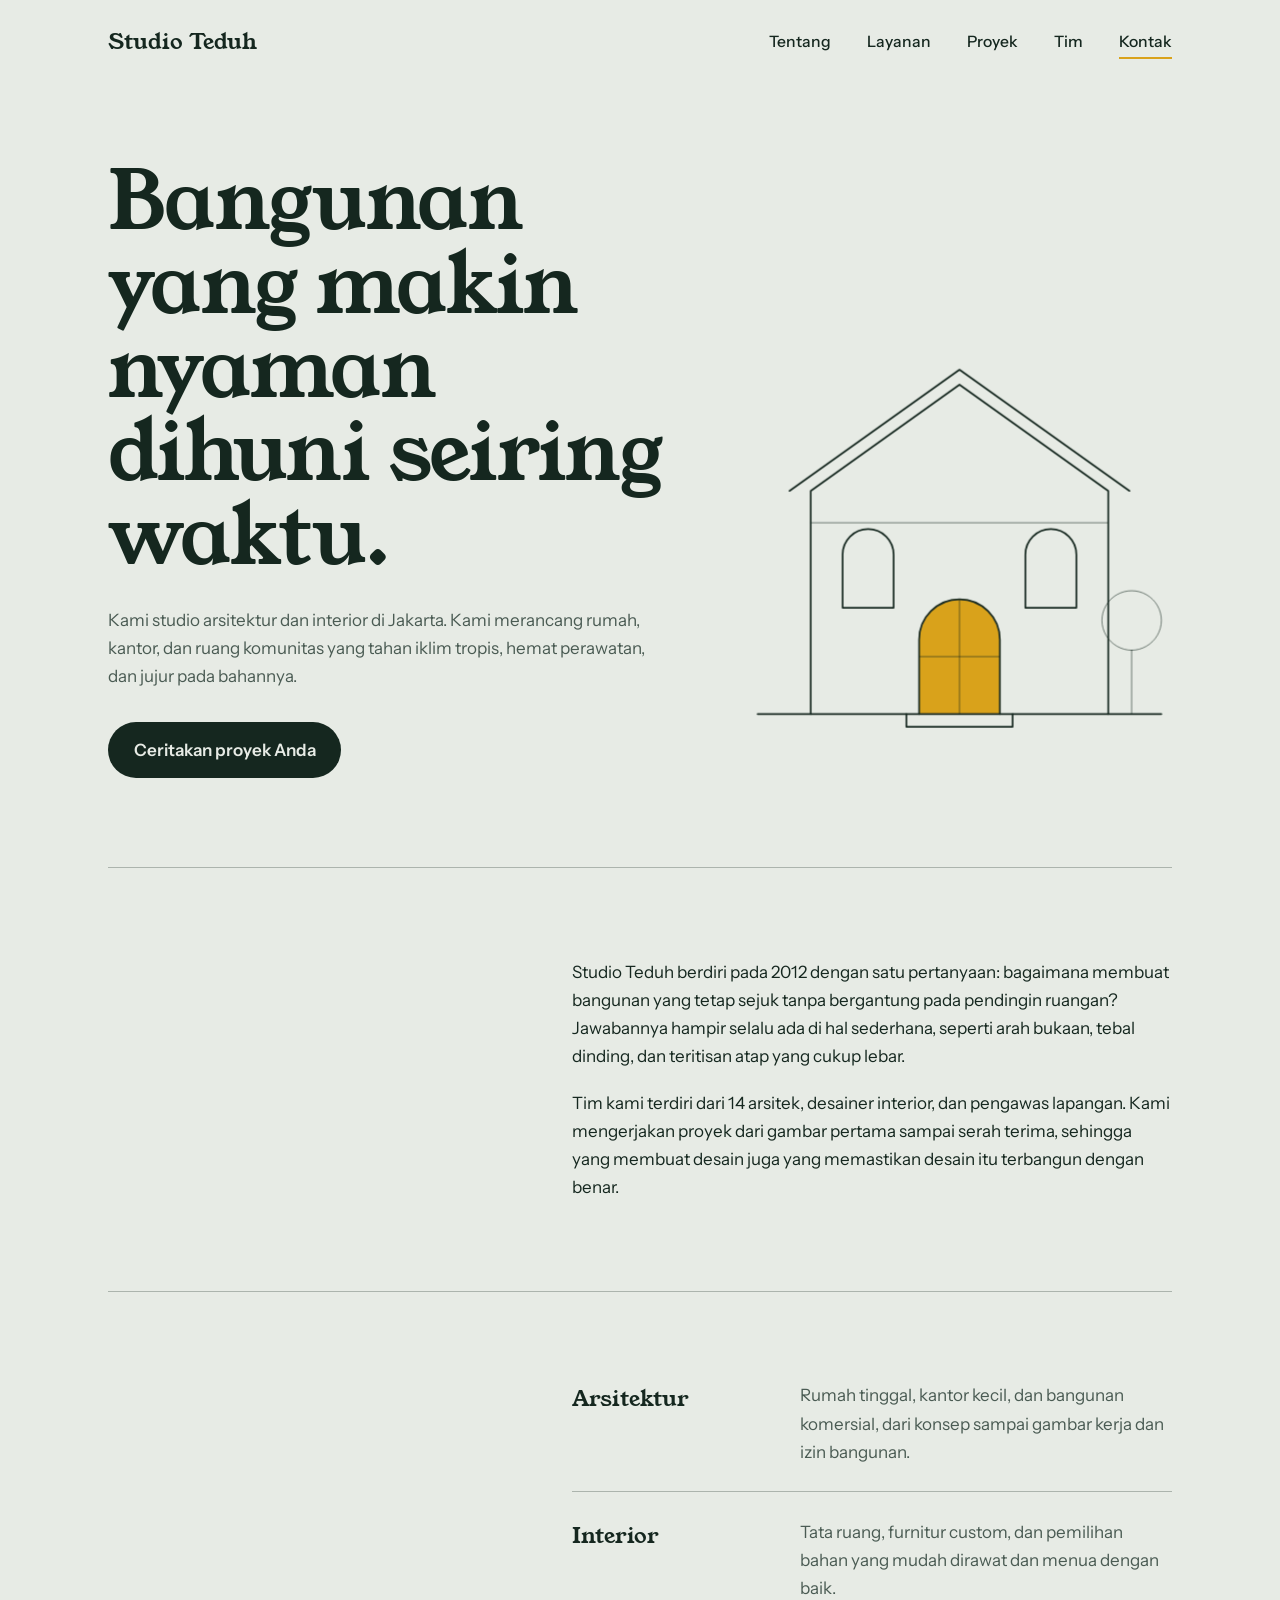
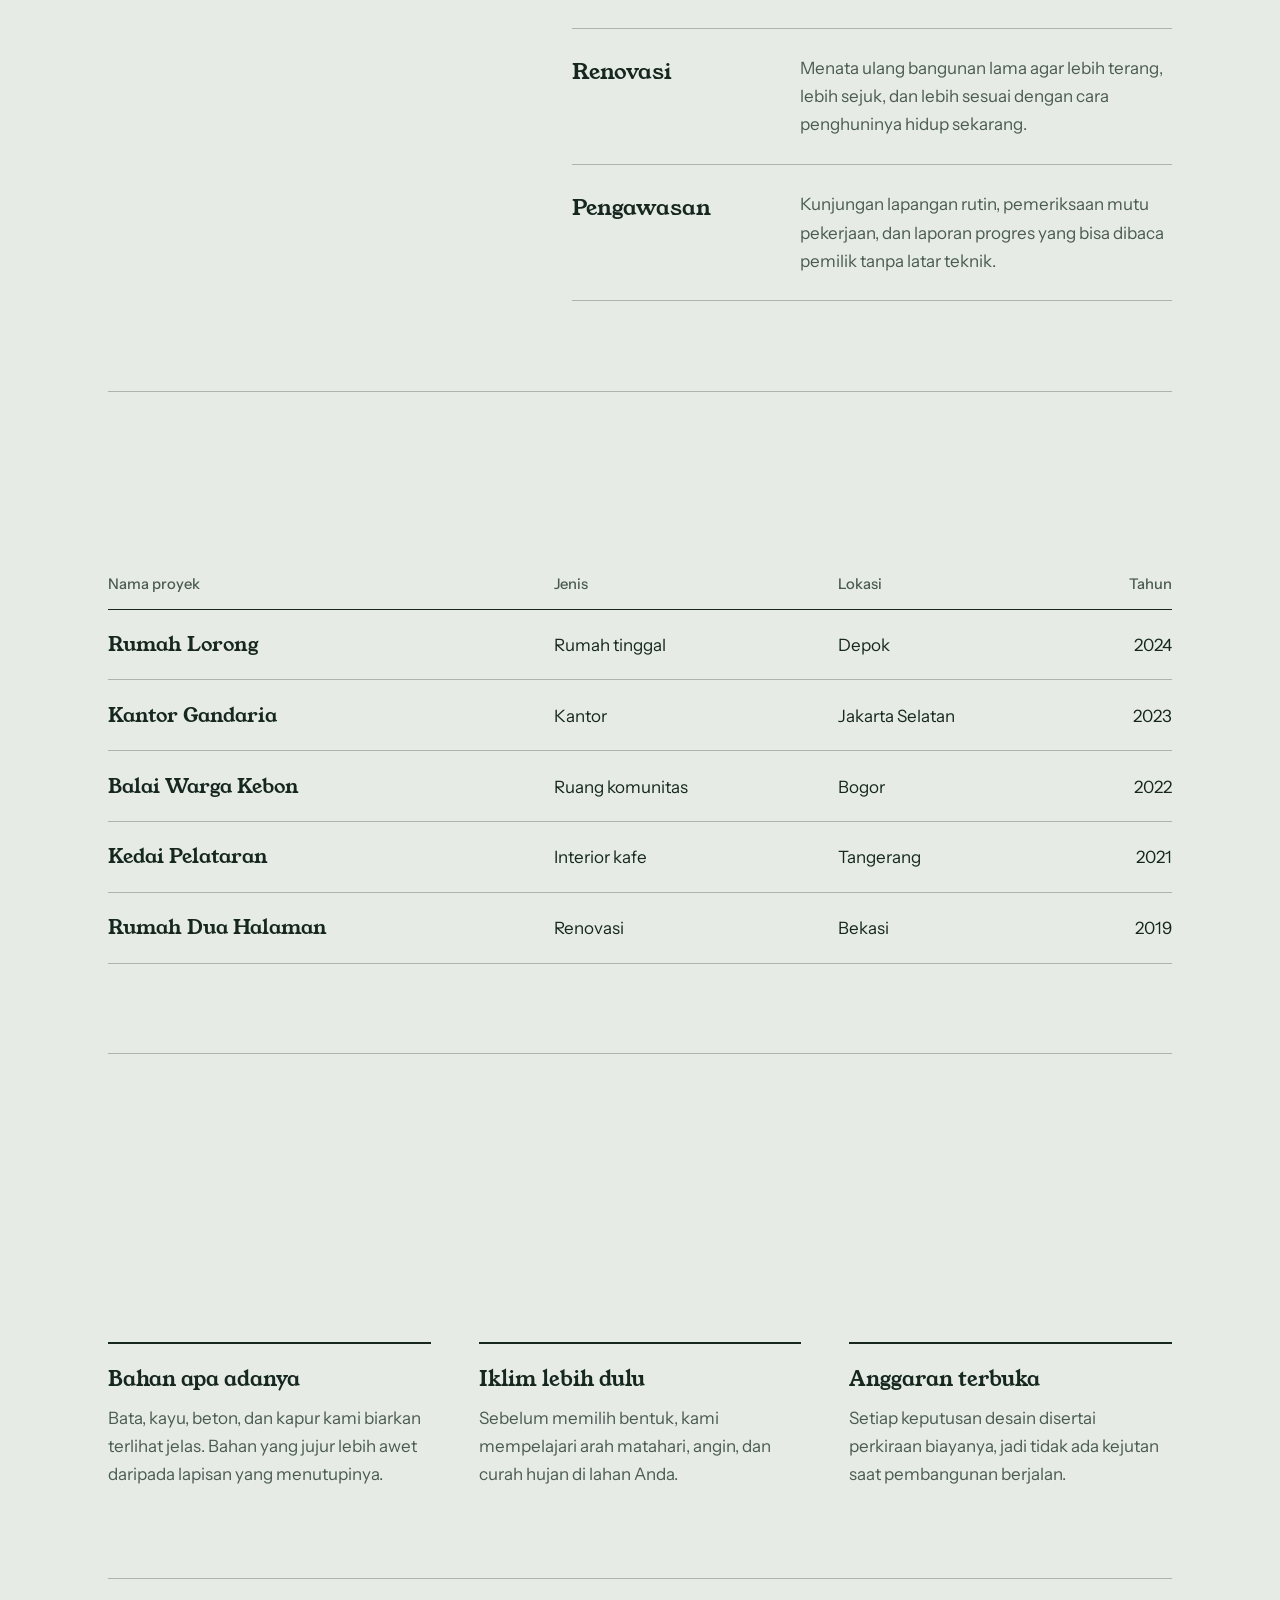
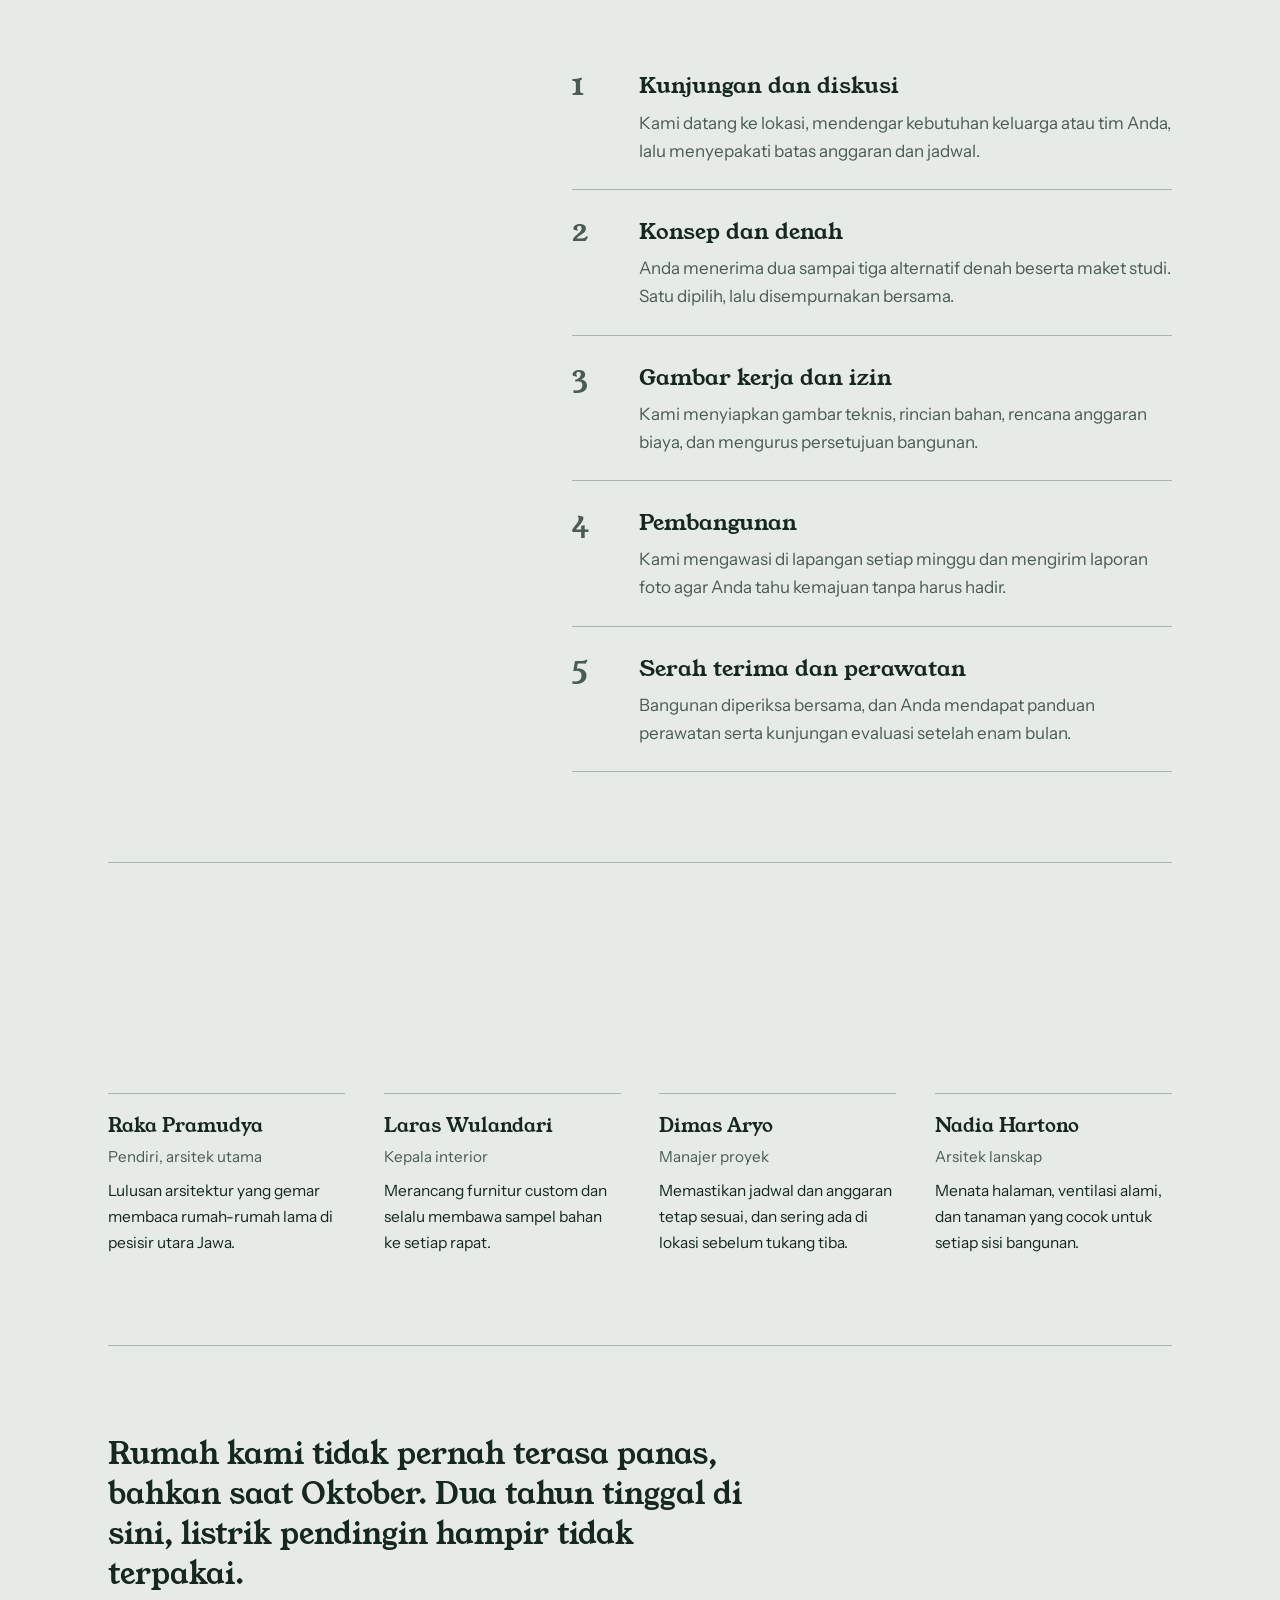
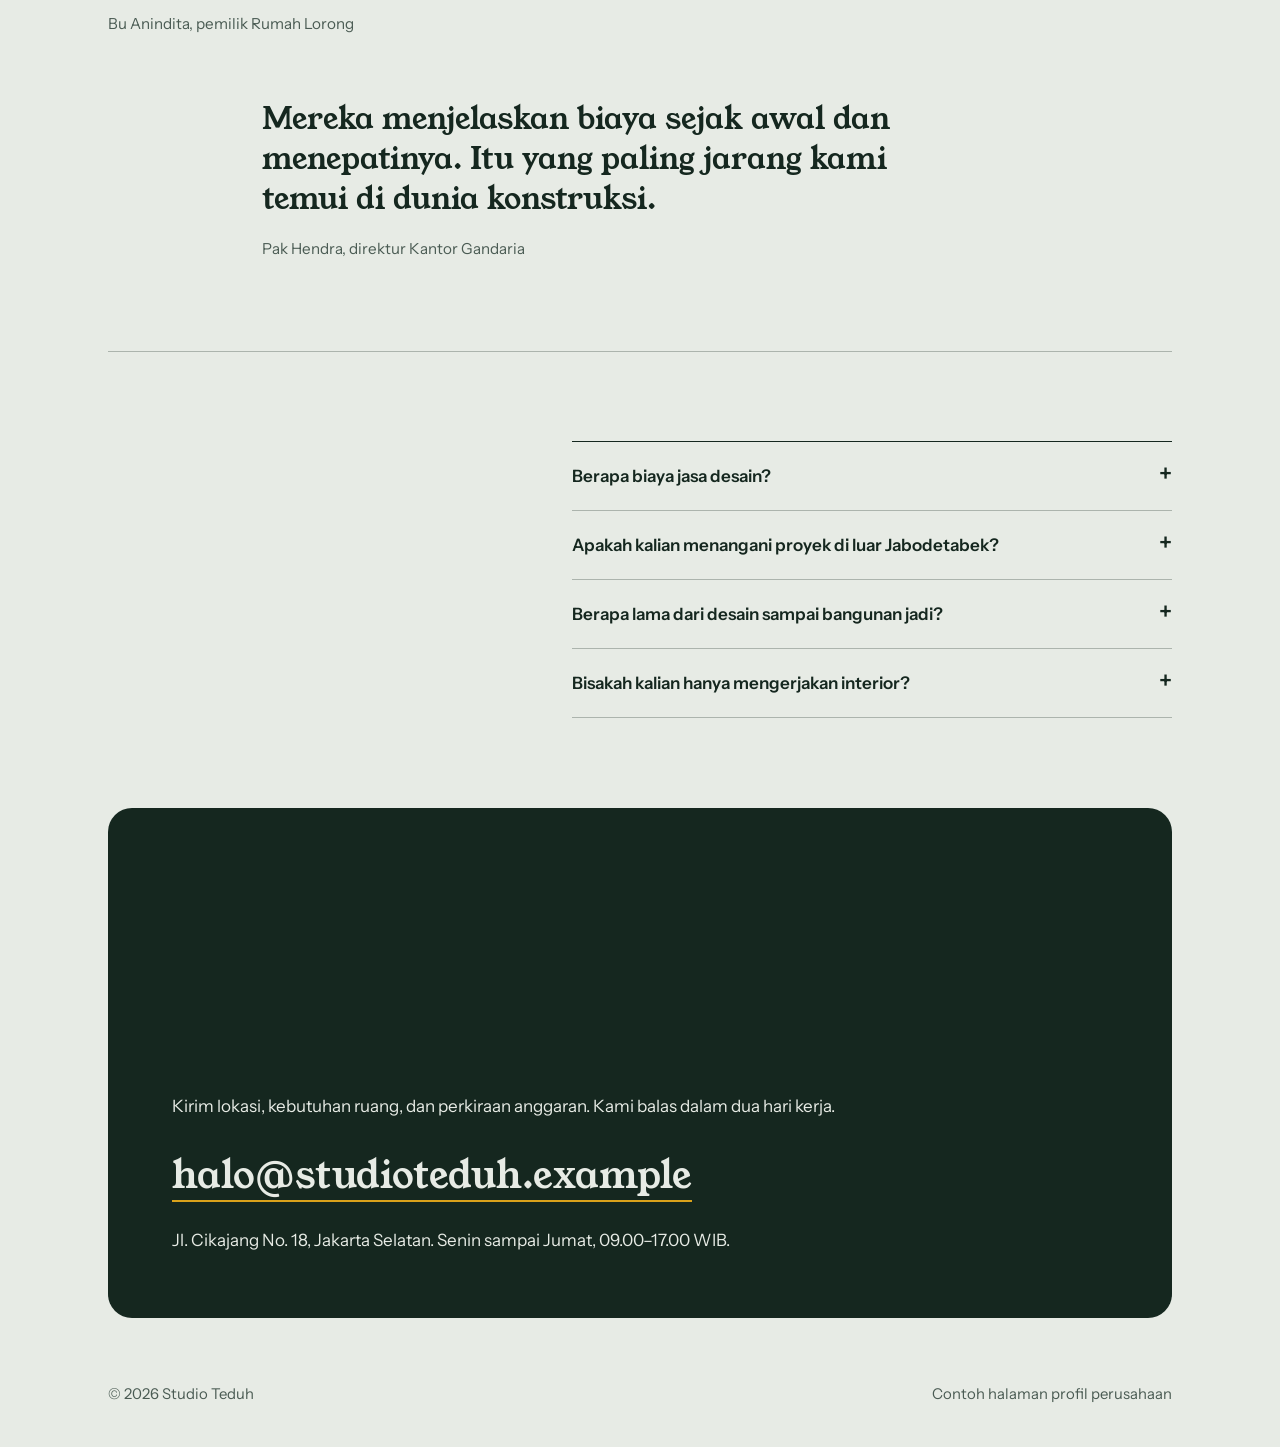
<file: company-profile.html>
<!DOCTYPE html>
<html lang="id">
<head>
<meta charset="utf-8">
<meta name="viewport" content="width=device-width, initial-scale=1, viewport-fit=cover">
<title>Studio Teduh – Arsitektur &amp; Interior</title>
<link rel="preconnect" href="https://fonts.googleapis.com">
<link rel="preconnect" href="https://fonts.gstatic.com" crossorigin>
<link href="https://fonts.googleapis.com/css2?family=Young+Serif&family=Instrument+Sans:wght@400;500;600&display=swap" rel="stylesheet">
<style>
:root{
  --bg:#E7EBE5; --surface:#F4F6F1; --ink:#15271F; --muted:#4A5B53;
  --line:rgba(21,39,31,.28); --accent:#D9A21B; --on-accent:#15271F;
  --serif:'Young Serif',Georgia,'Times New Roman',serif;
  --sans:'Instrument Sans',system-ui,-apple-system,'Segoe UI',sans-serif;
  box-sizing:border-box;
  padding-top:env(safe-area-inset-top,0px);
  padding-bottom:env(safe-area-inset-bottom,0px);
  color-scheme:light;
}
@media (prefers-color-scheme:dark){
  :root:not([data-theme="light"]){
    --bg:#10201A; --surface:#172B23; --ink:#E7EBE5; --muted:#9DB0A5;
    --line:rgba(231,235,229,.28); --accent:#E2AE3A; --on-accent:#10201A; color-scheme:dark;
  }
}
:root[data-theme="dark"]{
  --bg:#10201A; --surface:#172B23; --ink:#E7EBE5; --muted:#9DB0A5;
  --line:rgba(231,235,229,.28); --accent:#E2AE3A; --on-accent:#10201A; color-scheme:dark;
}
*,*::before,*::after{box-sizing:border-box}
html{scroll-padding-top:env(safe-area-inset-top,0px);scroll-behavior:smooth}
body{margin:0;background:var(--bg);color:var(--ink);font-family:var(--sans);font-size:1.0625rem;line-height:1.65;-webkit-font-smoothing:antialiased}
a{color:inherit}
:focus-visible{outline:3px solid var(--accent);outline-offset:3px}
.wrap{max-width:1160px;margin:0 auto;padding:0 clamp(1.25rem,4vw,3rem)}

/* header */
header{display:flex;justify-content:space-between;align-items:center;padding:1.5rem 0}
.logo{font-family:var(--serif);font-size:1.35rem;text-decoration:none}
nav{display:flex;gap:clamp(1rem,3vw,2.25rem);font-weight:500;font-size:.98rem}
nav a{text-decoration:none;padding:.25rem 0;background:linear-gradient(var(--accent),var(--accent)) 0 100%/0 2px no-repeat;transition:background-size .25s}
nav a:hover{background-size:100% 2px}

/* hero */
.hero{display:grid;grid-template-columns:1.15fr .85fr;gap:clamp(1.5rem,5vw,4rem);align-items:end;padding:clamp(2rem,6vw,5rem) 0 clamp(3rem,7vw,6rem)}
h1{font-family:var(--serif);font-weight:400;font-size:clamp(2.6rem,6.4vw,5.6rem);line-height:1.02;letter-spacing:-.02em;margin:0 0 1.75rem}
.lead{max-width:34rem;color:var(--muted);margin:0 0 2rem}
.btn{display:inline-block;background:var(--ink);color:var(--bg);padding:.85rem 1.6rem;border-radius:999px;text-decoration:none;font-weight:600;transition:background .2s,color .2s}
.btn:hover{background:var(--accent);color:var(--on-accent)}
.elev{width:100%;height:auto;display:block}
.elev .ln{fill:none;stroke:var(--ink);stroke-width:1.6;stroke-linecap:round;stroke-linejoin:round;stroke-dasharray:1;stroke-dashoffset:1;animation:draw 2.4s .2s cubic-bezier(.6,.1,.2,1) forwards}
.elev .thin{stroke-width:.9;opacity:.6}
.elev .glow{fill:var(--accent);opacity:0;animation:fade .8s 2.1s forwards}
@keyframes draw{to{stroke-dashoffset:0}}
@keyframes fade{to{opacity:1}}

/* sections */
section{padding:clamp(3rem,7vw,6rem) 0;border-top:1px solid var(--line)}
.split{display:grid;grid-template-columns:.8fr 1.2fr;gap:clamp(1.5rem,5vw,4rem)}
h2{font-family:var(--serif);font-weight:400;font-size:clamp(1.9rem,3.6vw,2.8rem);line-height:1.12;margin:0;letter-spacing:-.01em}
.prose p{margin:0 0 1.2rem;max-width:38rem}
.prose p:last-child{margin-bottom:0}

/* layanan */
.rows{list-style:none;margin:0;padding:0}
.rows li{display:grid;grid-template-columns:minmax(9rem,.55fr) 1fr;gap:1.5rem;padding:1.6rem 0;border-bottom:1px solid var(--line)}
.rows li:first-child{padding-top:0}
.rows h3{font-family:var(--serif);font-weight:400;font-size:1.4rem;margin:0}
.rows p{margin:0;color:var(--muted);max-width:34rem}

/* proyek */
.proj{width:100%;border-collapse:collapse}
.proj th{text-align:left;font-weight:500;color:var(--muted);font-size:.92rem;padding:0 1rem .8rem 0;border-bottom:1px solid var(--ink)}
.proj td{padding:1.15rem 1rem 1.15rem 0;border-bottom:1px solid var(--line);vertical-align:baseline;transition:background .2s}
.proj td:first-child{font-family:var(--serif);font-size:1.25rem}
.proj tbody tr:hover td{background:var(--accent);color:var(--on-accent)}
.scroll{overflow-x:auto}
.proj th:last-child,.proj td:last-child{text-align:right;padding-right:0}

/* kontak */
.contact{background:var(--ink);color:var(--bg);border-top:0;border-radius:1.5rem;padding:clamp(2rem,5vw,4rem);margin-bottom:clamp(2rem,5vw,4rem)}
.contact h2{color:var(--bg);max-width:22rem}
.mail{font-family:var(--serif);font-size:clamp(1.4rem,3.4vw,2.4rem);text-decoration:underline;text-decoration-color:var(--accent);text-underline-offset:.3em;text-decoration-thickness:2px;word-break:break-word}
.contact p{margin:1.2rem 0 0;opacity:.85}
footer{display:flex;flex-wrap:wrap;justify-content:space-between;gap:1rem;padding:0 0 2.5rem;color:var(--muted);font-size:.93rem}

/* responsif */
body{overflow-x:clip}
h1,h2,h3{overflow-wrap:break-word}
header{position:relative;gap:1rem}
.menu{display:none;font:inherit;font-weight:600;background:none;color:var(--ink);border:1px solid var(--ink);border-radius:999px;padding:.55rem 1.1rem;min-height:44px;cursor:pointer}
@media (min-width:1440px){.wrap{max-width:1280px}body{font-size:1.125rem}}
@media (max-width:820px){
  .hero{padding-top:1.25rem}
  .elev{max-width:340px;margin:0 auto}
}
@media (max-width:720px){
  header{flex-wrap:wrap}
  nav{flex-wrap:wrap;gap:.25rem 1.25rem;width:100%}
  .nav-js nav{display:none;position:absolute;top:calc(100% + .25rem);left:0;right:0;flex-direction:column;gap:0;width:auto;background:var(--surface);border:1px solid var(--line);border-radius:1rem;padding:.4rem 1.25rem;z-index:40}
  .nav-js header.open nav{display:flex}
  .nav-js .menu{display:inline-flex;align-items:center}
  .nav-js nav a{padding:.9rem 0;border-bottom:1px solid var(--line);background-image:none}
  .nav-js nav a:last-child{border-bottom:0}
  .nav-js nav a.active{font-weight:600}
}
@media (max-width:600px){
  .proj thead{display:none}
  .proj tr{display:grid;grid-template-columns:1fr auto;border-bottom:1px solid var(--line)}
  .proj td{border:0;padding:.1rem .6rem;grid-column:1}
  .proj td:first-child{padding-top:1rem}
  .proj td:nth-child(2),.proj td:nth-child(3){color:var(--muted)}
  .proj td:nth-child(3){padding-bottom:1rem}
  .proj td:nth-child(4){grid-column:2;grid-row:1;padding-top:1rem;padding-right:.6rem}
  .proj tbody tr:hover{background:var(--accent)}
  .proj tbody tr:hover td{background:transparent}
  .contact{border-radius:1.1rem;padding:1.75rem 1.4rem}
}
@media (max-width:520px){
  .steps li{grid-template-columns:2.4rem 1fr;gap:.75rem}
  .btn{display:block;text-align:center}
  footer{flex-direction:column;gap:.25rem}
}
@media (hover:none){.proj tbody tr:hover,.proj tbody tr:hover td{background:transparent;color:inherit}}
/* animasi scroll */
.progress{position:fixed;top:env(safe-area-inset-top,0px);left:0;width:100%;height:3px;background:var(--accent);transform:scaleX(0);transform-origin:0 50%;z-index:50;pointer-events:none}
.js [data-r]{opacity:0;transform:translateY(28px);transition:opacity .9s cubic-bezier(.2,.7,.2,1),transform .9s cubic-bezier(.2,.7,.2,1);transition-delay:var(--d,0s)}
.js [data-r].in{opacity:1;transform:none}
.js h2[data-r]{transform:translateY(40px);clip-path:inset(0 0 100% 0);transition:opacity .9s ease,transform 1s cubic-bezier(.2,.7,.2,1),clip-path 1s cubic-bezier(.2,.7,.2,1)}
.js h2[data-r].in{clip-path:inset(-10% 0 -10% 0)}
.js .vals div[data-r]{border-top-color:transparent}
.js .vals div[data-r].in{border-top-color:var(--ink);transition:opacity .9s,transform .9s cubic-bezier(.2,.7,.2,1),border-color .9s .2s}
nav a.active{background-size:100% 2px}
.elev{will-change:transform}
/* tambahan */
.steps{list-style:none;margin:0;padding:0;counter-reset:s}
.steps li{counter-increment:s;display:grid;grid-template-columns:3.2rem 1fr;gap:1rem;padding:1.5rem 0;border-bottom:1px solid var(--line)}
.steps li:first-child{padding-top:0}
.steps li::before{content:counter(s);font-family:var(--serif);font-size:1.9rem;line-height:1.1;color:var(--muted)}
.steps h3{font-family:var(--serif);font-weight:400;font-size:1.35rem;margin:0 0 .3rem}
.steps p{margin:0;color:var(--muted);max-width:34rem}
.vals{display:grid;grid-template-columns:repeat(3,1fr);gap:clamp(1.5rem,4vw,3rem);margin-top:3rem}
.vals div{border-top:2px solid var(--ink);padding-top:1.1rem}
.vals h3{font-family:var(--serif);font-weight:400;font-size:1.3rem;margin:0 0 .5rem}
.vals p{margin:0;color:var(--muted)}
.team{display:grid;grid-template-columns:repeat(4,1fr);gap:clamp(1.25rem,3vw,2.5rem);margin-top:2.5rem}
.team div{border-top:1px solid var(--line);padding-top:1rem}
.team b{display:block;font-family:var(--serif);font-weight:400;font-size:1.2rem}
.team span{display:block;color:var(--muted);font-size:.95rem;margin:.15rem 0 .6rem}
.team p{margin:0;font-size:.97rem}
blockquote{margin:0;padding:0}
blockquote p{font-family:var(--serif);font-size:clamp(1.3rem,2.6vw,1.85rem);line-height:1.35;margin:0 0 1rem;max-width:40rem}
blockquote footer{display:block;padding:0;color:var(--muted);font-size:.95rem}
.quotes{display:grid;gap:clamp(2.5rem,5vw,4rem)}
.quotes blockquote:nth-child(2){margin-left:clamp(0rem,12vw,10rem)}
details{border-bottom:1px solid var(--line)}
details:first-of-type{border-top:1px solid var(--ink)}
summary{cursor:pointer;list-style:none;display:flex;justify-content:space-between;gap:1rem;padding:1.25rem 0;font-weight:600}
summary::-webkit-details-marker{display:none}
summary::after{content:'+';font-size:1.5rem;line-height:1;transition:transform .25s}
details[open] summary::after{transform:rotate(45deg)}
details p{margin:0 0 1.4rem;max-width:38rem;color:var(--muted)}
@media (max-width:820px){.vals,.team{grid-template-columns:1fr 1fr}.quotes blockquote:nth-child(2){margin-left:0}}
@media (max-width:520px){.vals,.team{grid-template-columns:1fr}}
@media (max-width:820px){
  .hero,.split{grid-template-columns:1fr}
  .rows li{grid-template-columns:1fr;gap:.4rem}
  nav{font-size:.92rem}
}
@media (prefers-reduced-motion:reduce){
  html{scroll-behavior:auto}
  .elev .ln{animation:none;stroke-dashoffset:0}
  .elev .glow{animation:none;opacity:1}
}
</style>
</head>
<body>
<div class="progress" aria-hidden="true"></div>
<div class="wrap">
  <header>
    <a class="logo" href="#top">Studio Teduh</a>
    <button class="menu" type="button" aria-expanded="false" aria-controls="nav">Menu</button>
    <nav id="nav" aria-label="Navigasi utama">
      <a href="#tentang">Tentang</a>
      <a href="#layanan">Layanan</a>
      <a href="#proyek">Proyek</a>
      <a href="#tim">Tim</a>
      <a href="#kontak">Kontak</a>
    </nav>
  </header>

  <main id="top">
    <div class="hero">
      <div>
        <h1>Bangunan yang makin nyaman dihuni seiring waktu.</h1>
        <p class="lead">Kami studio arsitektur dan interior di Jakarta. Kami merancang rumah, kantor, dan ruang komunitas yang tahan iklim tropis, hemat perawatan, dan jujur pada bahannya.</p>
        <a class="btn" href="#kontak">Ceritakan proyek Anda</a>
      </div>
      <svg class="elev" viewBox="0 0 400 460" role="img" aria-label="Sketsa tampak depan sebuah rumah dengan jendela lengkung dan atap miring">
        <circle class="glow" cx="200" cy="318" r="0"/>
        <path class="glow" d="M162 400V330a38 38 0 0 1 76 0V400Z"/>
        <path class="ln" pathLength="1" d="M10 400H390"/>
        <path class="ln" pathLength="1" d="M60 400V190L200 90L340 190V400"/>
        <path class="ln" pathLength="1" d="M40 190L200 76L360 190"/>
        <path class="ln" pathLength="1" d="M162 400V330a38 38 0 0 1 76 0V400"/>
        <path class="ln" pathLength="1" d="M90 250a24 24 0 0 1 48 0V300H90Z"/>
        <path class="ln" pathLength="1" d="M262 250a24 24 0 0 1 48 0V300H262Z"/>
        <path class="ln thin" pathLength="1" d="M200 292V400M162 346H238"/>
        <path class="ln thin" pathLength="1" d="M60 220H340"/>
        <path class="ln" pathLength="1" d="M150 400V412H250V400"/>
        <path class="ln thin" pathLength="1" d="M362 400V340M362 340a28 28 0 1 1 .1 0"/>
      </svg>
    </div>
  </main>

  <section id="tentang">
    <div class="split">
      <h2>Kami mulai dari cara orang benar-benar memakai ruang.</h2>
      <div class="prose">
        <p>Studio Teduh berdiri pada 2012 dengan satu pertanyaan: bagaimana membuat bangunan yang tetap sejuk tanpa bergantung pada pendingin ruangan? Jawabannya hampir selalu ada di hal sederhana, seperti arah bukaan, tebal dinding, dan teritisan atap yang cukup lebar.</p>
        <p>Tim kami terdiri dari 14 arsitek, desainer interior, dan pengawas lapangan. Kami mengerjakan proyek dari gambar pertama sampai serah terima, sehingga yang membuat desain juga yang memastikan desain itu terbangun dengan benar.</p>
      </div>
    </div>
  </section>

  <section id="layanan">
    <div class="split">
      <h2>Yang kami kerjakan</h2>
      <ul class="rows">
        <li><h3>Arsitektur</h3><p>Rumah tinggal, kantor kecil, dan bangunan komersial, dari konsep sampai gambar kerja dan izin bangunan.</p></li>
        <li><h3>Interior</h3><p>Tata ruang, furnitur custom, dan pemilihan bahan yang mudah dirawat dan menua dengan baik.</p></li>
        <li><h3>Renovasi</h3><p>Menata ulang bangunan lama agar lebih terang, lebih sejuk, dan lebih sesuai dengan cara penghuninya hidup sekarang.</p></li>
        <li><h3>Pengawasan</h3><p>Kunjungan lapangan rutin, pemeriksaan mutu pekerjaan, dan laporan progres yang bisa dibaca pemilik tanpa latar teknik.</p></li>
      </ul>
    </div>
  </section>

  <section id="proyek">
    <h2 style="margin-bottom:2.5rem">Proyek terpilih</h2>
    <div class="scroll">
      <table class="proj">
        <thead><tr><th scope="col">Nama proyek</th><th scope="col">Jenis</th><th scope="col">Lokasi</th><th scope="col">Tahun</th></tr></thead>
        <tbody>
          <tr><td>Rumah Lorong</td><td>Rumah tinggal</td><td>Depok</td><td>2024</td></tr>
          <tr><td>Kantor Gandaria</td><td>Kantor</td><td>Jakarta Selatan</td><td>2023</td></tr>
          <tr><td>Balai Warga Kebon</td><td>Ruang komunitas</td><td>Bogor</td><td>2022</td></tr>
          <tr><td>Kedai Pelataran</td><td>Interior kafe</td><td>Tangerang</td><td>2021</td></tr>
          <tr><td>Rumah Dua Halaman</td><td>Renovasi</td><td>Bekasi</td><td>2019</td></tr>
        </tbody>
      </table>
    </div>
  </section>

  <section id="prinsip">
    <h2 style="max-width:30rem">Tiga hal yang kami pegang di setiap proyek.</h2>
    <div class="vals">
      <div><h3>Bahan apa adanya</h3><p>Bata, kayu, beton, dan kapur kami biarkan terlihat jelas. Bahan yang jujur lebih awet daripada lapisan yang menutupinya.</p></div>
      <div><h3>Iklim lebih dulu</h3><p>Sebelum memilih bentuk, kami mempelajari arah matahari, angin, dan curah hujan di lahan Anda.</p></div>
      <div><h3>Anggaran terbuka</h3><p>Setiap keputusan desain disertai perkiraan biayanya, jadi tidak ada kejutan saat pembangunan berjalan.</p></div>
    </div>
  </section>

  <section id="proses">
    <div class="split">
      <h2>Dari obrolan pertama sampai kunci diserahkan</h2>
      <ol class="steps">
        <li><div><h3>Kunjungan dan diskusi</h3><p>Kami datang ke lokasi, mendengar kebutuhan keluarga atau tim Anda, lalu menyepakati batas anggaran dan jadwal.</p></div></li>
        <li><div><h3>Konsep dan denah</h3><p>Anda menerima dua sampai tiga alternatif denah beserta maket studi. Satu dipilih, lalu disempurnakan bersama.</p></div></li>
        <li><div><h3>Gambar kerja dan izin</h3><p>Kami menyiapkan gambar teknis, rincian bahan, rencana anggaran biaya, dan mengurus persetujuan bangunan.</p></div></li>
        <li><div><h3>Pembangunan</h3><p>Kami mengawasi di lapangan setiap minggu dan mengirim laporan foto agar Anda tahu kemajuan tanpa harus hadir.</p></div></li>
        <li><div><h3>Serah terima dan perawatan</h3><p>Bangunan diperiksa bersama, dan Anda mendapat panduan perawatan serta kunjungan evaluasi setelah enam bulan.</p></div></li>
      </ol>
    </div>
  </section>

  <section id="tim">
    <div class="split" style="grid-template-columns:1fr">
      <h2 style="max-width:28rem">Orang-orang di balik gambar.</h2>
    </div>
    <div class="team">
      <div><b>Raka Pramudya</b><span>Pendiri, arsitek utama</span><p>Lulusan arsitektur yang gemar membaca rumah-rumah lama di pesisir utara Jawa.</p></div>
      <div><b>Laras Wulandari</b><span>Kepala interior</span><p>Merancang furnitur custom dan selalu membawa sampel bahan ke setiap rapat.</p></div>
      <div><b>Dimas Aryo</b><span>Manajer proyek</span><p>Memastikan jadwal dan anggaran tetap sesuai, dan sering ada di lokasi sebelum tukang tiba.</p></div>
      <div><b>Nadia Hartono</b><span>Arsitek lanskap</span><p>Menata halaman, ventilasi alami, dan tanaman yang cocok untuk setiap sisi bangunan.</p></div>
    </div>
  </section>

  <section id="kata-klien">
    <div class="quotes">
      <blockquote><p>Rumah kami tidak pernah terasa panas, bahkan saat Oktober. Dua tahun tinggal di sini, listrik pendingin hampir tidak terpakai.</p><footer>Bu Anindita, pemilik Rumah Lorong</footer></blockquote>
      <blockquote><p>Mereka menjelaskan biaya sejak awal dan menepatinya. Itu yang paling jarang kami temui di dunia konstruksi.</p><footer>Pak Hendra, direktur Kantor Gandaria</footer></blockquote>
    </div>
  </section>

  <section id="faq">
    <div class="split">
      <h2>Pertanyaan yang sering kami terima</h2>
      <div>
        <details><summary>Berapa biaya jasa desain?</summary><p>Tergantung luas dan kerumitan. Umumnya antara 5 sampai 8 persen dari perkiraan biaya bangunan. Rinciannya kami berikan tertulis setelah kunjungan pertama.</p></details>
        <details><summary>Apakah kalian menangani proyek di luar Jabodetabek?</summary><p>Ya, selama jadwal kunjungan lapangan bisa diatur. Untuk lokasi jauh, kami bekerja dengan pengawas setempat yang kami kenal.</p></details>
        <details><summary>Berapa lama dari desain sampai bangunan jadi?</summary><p>Rumah tinggal biasanya butuh dua sampai tiga bulan untuk desain dan izin, lalu enam sampai dua belas bulan untuk pembangunan.</p></details>
        <details><summary>Bisakah kalian hanya mengerjakan interior?</summary><p>Bisa. Kami menerima proyek interior terpisah, termasuk untuk bangunan yang tidak kami rancang.</p></details>
      </div>
    </div>
  </section>

  <section id="kontak" class="contact">
    <h2>Punya lahan atau bangunan yang ingin ditata?</h2>
    <p style="margin-bottom:1.5rem">Kirim lokasi, kebutuhan ruang, dan perkiraan anggaran. Kami balas dalam dua hari kerja.</p>
    <a class="mail" href="mailto:halo@studioteduh.example">halo@studioteduh.example</a>
    <p>Jl. Cikajang No. 18, Jakarta Selatan. Senin sampai Jumat, 09.00–17.00 WIB.</p>
  </section>

  <footer>
    <span>© 2026 Studio Teduh</span>
    <span>Contoh halaman profil perusahaan</span>
  </footer>
</div>
<script>
(function(){
  var reduce = window.matchMedia('(prefers-reduced-motion: reduce)').matches;
  if (reduce || !('IntersectionObserver' in window)) return;
  document.documentElement.classList.add('js');

  // Elemen yang muncul saat di-scroll; jeda berurutan antar saudara
  var sel = 'section h2, .prose, .lead, .rows li, .steps li, .vals div, .team div, blockquote, details, .proj tbody tr, .contact .mail, .contact p';
  var els = document.querySelectorAll(sel);
  els.forEach(function(el){
    var sibs = Array.prototype.filter.call(el.parentNode.children, function(c){ return c.matches(sel); });
    var i = sibs.indexOf(el);
    el.style.setProperty('--d', Math.min(i * 0.09, 0.45) + 's');
    el.setAttribute('data-r', '');
  });
  var io = new IntersectionObserver(function(entries){
    entries.forEach(function(e){
      if (e.isIntersecting){ e.target.classList.add('in'); io.unobserve(e.target); }
    });
  }, { threshold: 0.15, rootMargin: '0px 0px -8% 0px' });
  els.forEach(function(el){ io.observe(el); });

  // Garis progres, geser ringan pada sketsa, dan tautan menu aktif
  var bar = document.querySelector('.progress');
  var svg = document.querySelector('.elev');
  var ticking = false;
  function onScroll(){
    var h = document.documentElement.scrollHeight - window.innerHeight;
    var y = window.scrollY;
    bar.style.transform = 'scaleX(' + (h > 0 ? Math.min(y / h, 1) : 0) + ')';
    if (svg && y < window.innerHeight) svg.style.transform = 'translateY(' + (y * 0.1) + 'px)';
    ticking = false;
  }
  window.addEventListener('scroll', function(){
    if (!ticking){ ticking = true; requestAnimationFrame(onScroll); }
  }, { passive: true });
  onScroll();

  var links = {};
  document.querySelectorAll('nav a').forEach(function(a){ links[a.getAttribute('href').slice(1)] = a; });
  var spy = new IntersectionObserver(function(entries){
    entries.forEach(function(e){
      if (e.isIntersecting){
        Object.keys(links).forEach(function(k){ links[k].classList.remove('active'); });
        if (links[e.target.id]) links[e.target.id].classList.add('active');
      }
    });
  }, { rootMargin: '-45% 0px -50% 0px' });
  document.querySelectorAll('section[id]').forEach(function(s){ spy.observe(s); });
})();
</script>
<script>
(function(){
  var root = document.documentElement, header = document.querySelector('header');
  var btn = document.querySelector('.menu');
  if (!header || !btn) return;
  root.classList.add('nav-js');
  function set(open){
    header.classList.toggle('open', open);
    btn.setAttribute('aria-expanded', open ? 'true' : 'false');
    btn.textContent = open ? 'Tutup' : 'Menu';
  }
  btn.addEventListener('click', function(){ set(!header.classList.contains('open')); });
  header.querySelectorAll('nav a').forEach(function(a){ a.addEventListener('click', function(){ set(false); }); });
  document.addEventListener('keydown', function(e){ if (e.key === 'Escape') set(false); });
  window.addEventListener('resize', function(){ if (window.innerWidth > 720) set(false); });
})();
</script>
</body>
</html>
</file>
